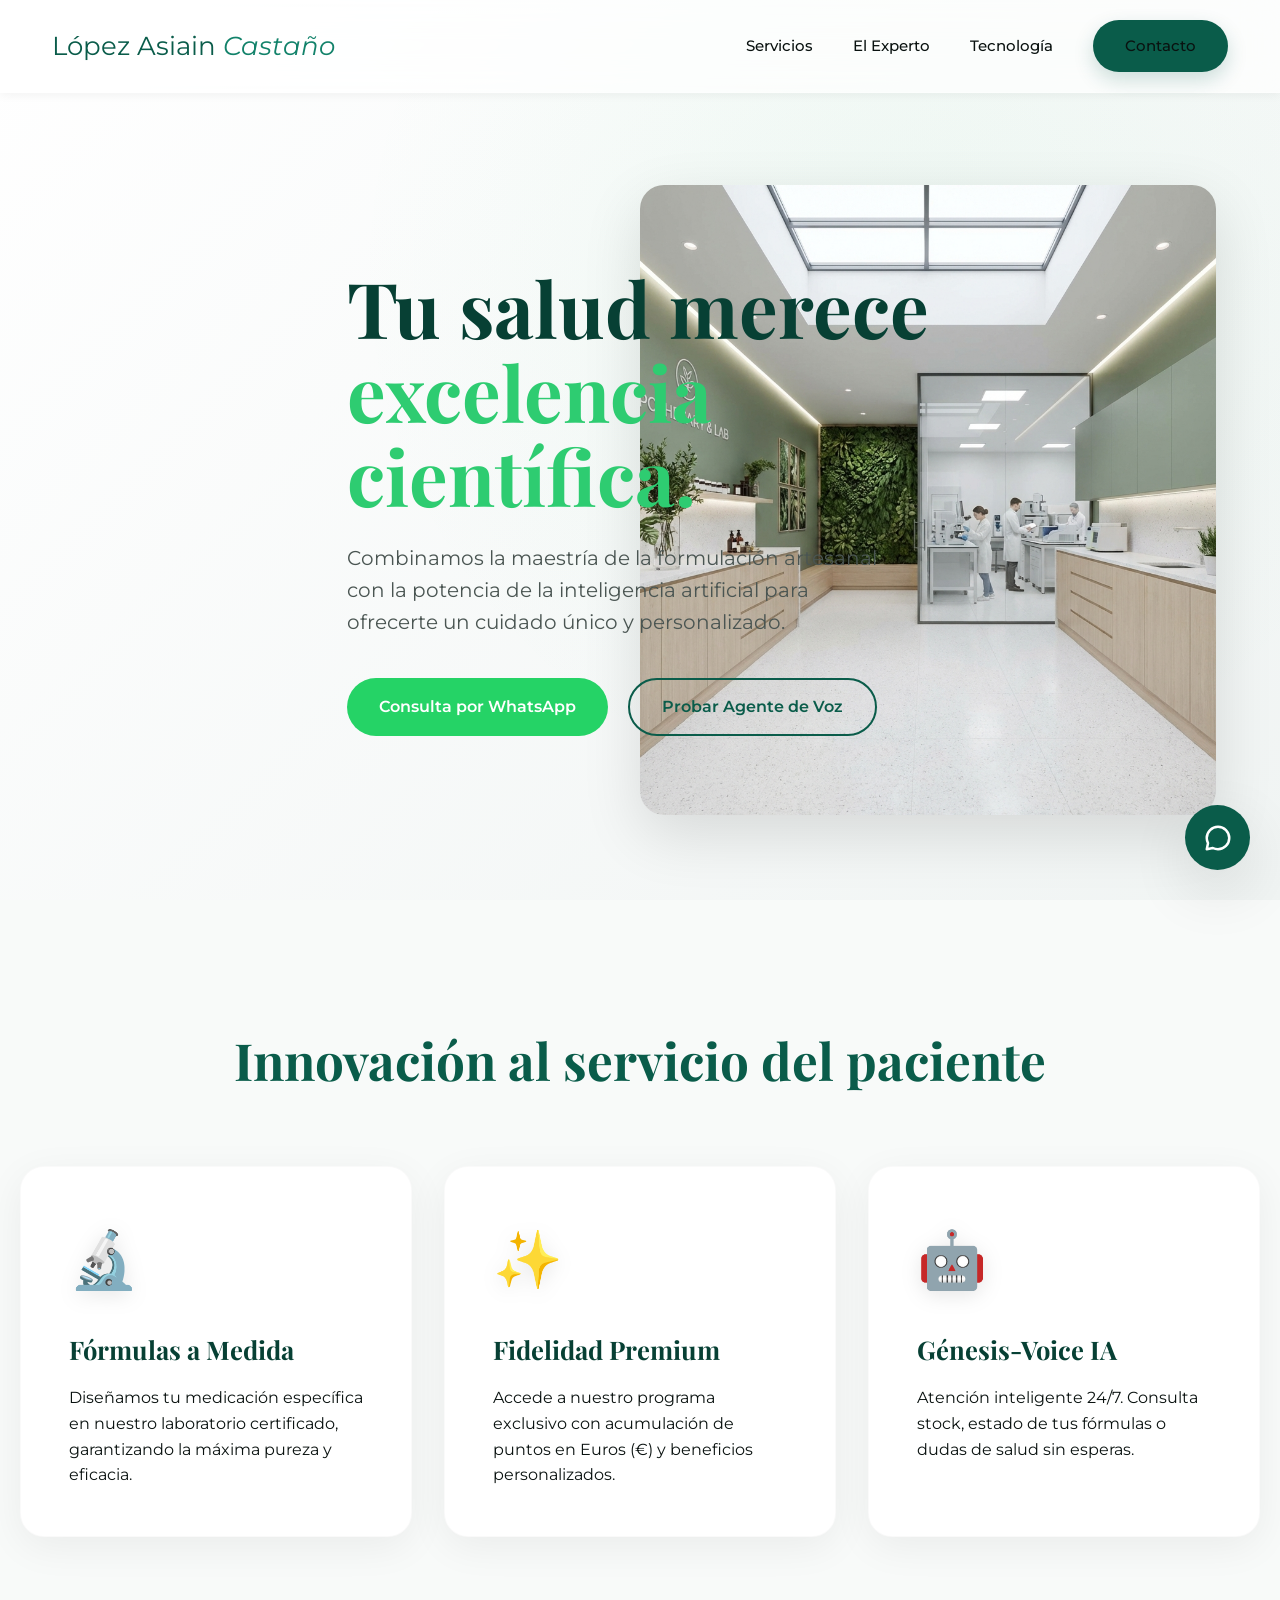
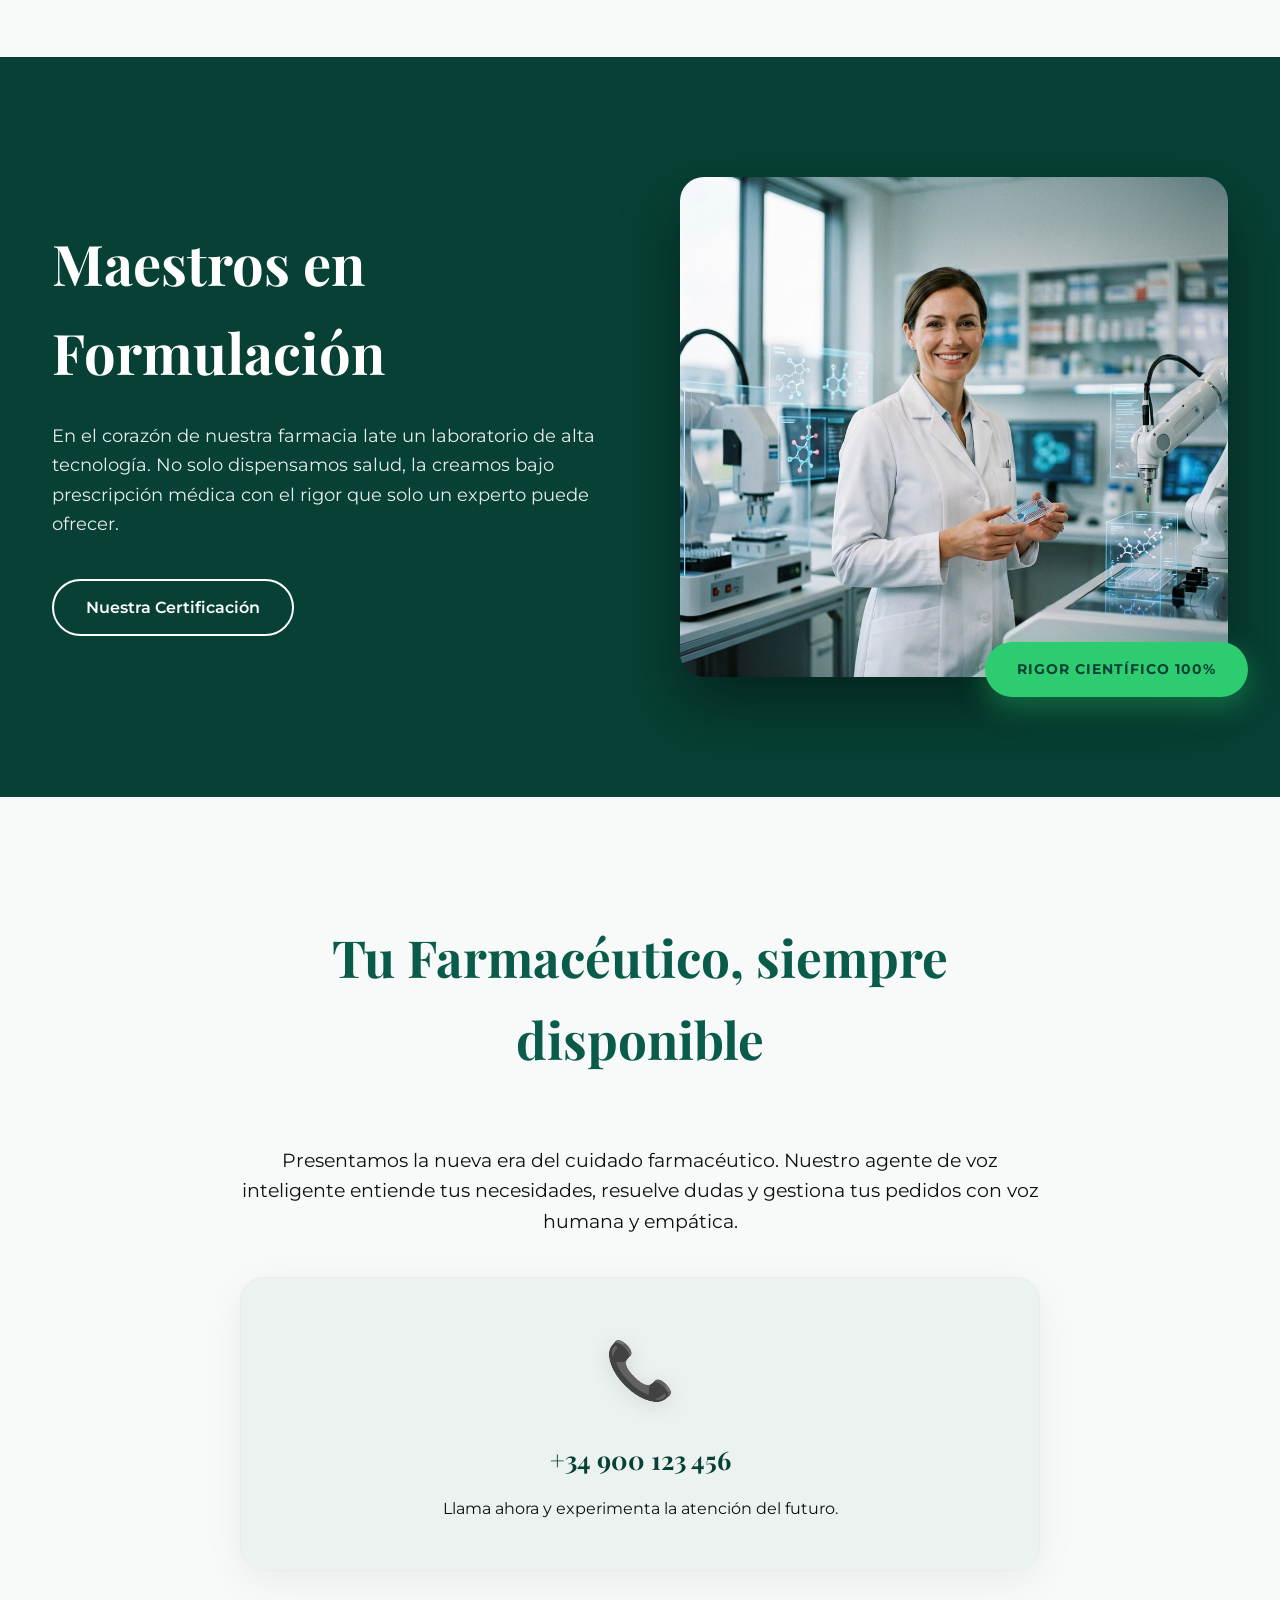
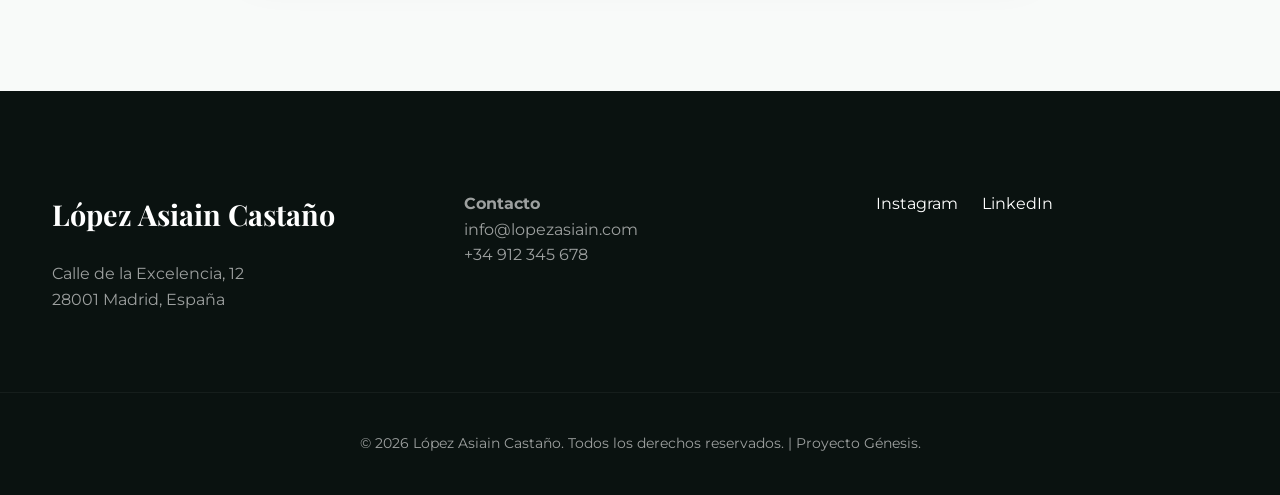
<file: index.html>
<!DOCTYPE html>
<html lang="es">

<head>
    <meta charset="UTF-8">
    <meta name="viewport" content="width=device-width, initial-scale=1.0">
    <title>López Asiain Castaño | Farmacia de Vanguardia & Laboratorio</title>
    <meta name="description"
        content="Atención farmacéutica de lujo, especialistas en fórmulas magistrales y tecnología IA para tu salud. Tradición y ciencia en el corazón de Madrid.">
    <link rel="stylesheet" href="style.css">
    <link rel="preconnect" href="https://fonts.googleapis.com">
    <link rel="preconnect" href="https://fonts.gstatic.com" crossorigin>
    <link
        href="https://fonts.googleapis.com/css2?family=Montserrat:wght@300;400;500;600;700&family=Playfair+Display:ital,wght@0,700;1,700&display=swap"
        rel="stylesheet">
</head>

<body>
    <header class="header">
        <nav class="nav container">
            <a href="#" class="logo-text">López Asiain <span class="highlight">Castaño</span></a>
            <ul class="nav-links">
                <li><a href="#servicios">Servicios</a></li>
                <li><a href="#laboratorio">El Experto</a></li>
                <li><a href="#voz-ia">Tecnología</a></li>
                <li><a href="#footer" class="btn-primary">Contacto</a></li>
            </ul>
        </nav>
    </header>

    <main>
        <section class="hero">
            <div class="hero-content container">
                <h1>Tu salud merece <span class="accent">excelencia científica.</span></h1>
                <p>Combinamos la maestría de la formulación artesanal con la potencia de la inteligencia artificial para
                    ofrecerte un cuidado único y personalizado.</p>
                <div class="hero-btns">
                    <a href="https://wa.me/34123456789" class="btn-whatsapp">
                        <span>Consulta por WhatsApp</span>
                    </a>
                    <a href="#voz-ia" class="btn-outline">Probar Agente de Voz</a>
                </div>
            </div>
        </section>

        <section id="servicios" class="services container">
            <h2 class="section-title">Innovación al servicio del paciente</h2>
            <div class="services-grid">
                <div class="service-card">
                    <div class="icon">🔬</div>
                    <h3>Fórmulas a Medida</h3>
                    <p>Diseñamos tu medicación específica en nuestro laboratorio certificado, garantizando la máxima
                        pureza y eficacia.</p>
                </div>
                <div class="service-card">
                    <div class="icon">✨</div>
                    <h3>Fidelidad Premium</h3>
                    <p>Accede a nuestro programa exclusivo con acumulación de puntos en Euros (€) y beneficios
                        personalizados.</p>
                </div>
                <div class="service-card">
                    <div class="icon">🤖</div>
                    <h3>Génesis-Voice IA</h3>
                    <p>Atención inteligente 24/7. Consulta stock, estado de tus fórmulas o dudas de salud sin esperas.
                    </p>
                </div>
            </div>
        </section>

        <section id="laboratorio" class="lab">
            <div class="container lab-flex">
                <div class="lab-text">
                    <h2>Maestros en <span class="accent">Formulación</span></h2>
                    <p>En el corazón de nuestra farmacia late un laboratorio de alta tecnología. No solo dispensamos
                        salud, la creamos bajo prescripción médica con el rigor que solo un experto puede ofrecer.</p>
                    <a href="#" class="btn-outline" style="border-color: white; color: white;">Nuestra Certificación</a>
                </div>
                <div class="lab-visual">
                    <div class="lab-badge">Rigor Científico 100%</div>
                </div>
            </div>
        </section>

        <section id="voz-ia" class="services container">
            <div style="text-align: center; max-width: 800px; margin: 0 auto;">
                <h2 class="section-title">Tu Farmacéutico, siempre disponible</h2>
                <p style="font-size: 1.2rem; margin-bottom: 40px;">Presentamos la nueva era del cuidado farmacéutico.
                    Nuestro agente de voz inteligente entiende tus necesidades, resuelve dudas y gestiona tus pedidos
                    con voz humana y empática.</p>
                <div class="service-card" style="text-align: center; background: var(--glass-dark);">
                    <div class="icon">📞</div>
                    <h3>+34 900 123 456</h3>
                    <p>Llama ahora y experimenta la atención del futuro.</p>
                </div>
            </div>
        </section>
    </main>

    <footer id="footer" class="footer">
        <div class="container footer-grid">
            <div class="footer-info">
                <h3>López Asiain Castaño</h3>
                <p>Calle de la Excelencia, 12<br>28001 Madrid, España</p>
            </div>
            <div class="footer-links">
                <p><strong>Contacto</strong></p>
                <p>info@lopezasiain.com</p>
                <p>+34 912 345 678</p>
            </div>
            <div class="footer-social">
                <a href="#" style="color: white; text-decoration: none; margin-right: 20px;">Instagram</a>
                <a href="#" style="color: white; text-decoration: none;">LinkedIn</a>
            </div>
        </div>
        <p class="copyright">&copy; 2026 López Asiain Castaño. Todos los derechos reservados. | Proyecto Génesis.</p>
    </footer>

    <script src="config.js"></script>
    <script src="script.js"></script>

    <script>
        // Inyección dinámica de la marca (SaaS Ready)
        document.addEventListener('DOMContentLoaded', () => {
            const config = window.PharmacyConfig;
            if (config) {
                // Actualizar Título y Meta
                document.title = `${config.name} | ${config.slogan}`;

                // Actualizar Textos de Marca
                document.querySelectorAll('.logo-text').forEach(el => {
                    el.innerHTML = `${config.logoText} <span class="highlight">${config.highlightText}</span>`;
                });

                // Actualizar Colores (CSS Variables)
                document.documentElement.style.setProperty('--primary', config.colors.primary);
                document.documentElement.style.setProperty('--primary-light', config.colors.primaryLight);
                document.documentElement.style.setProperty('--accent', config.colors.accent);
            }
        });
    </script>

    <!-- Chatbot Widget Persistent -->
    <div id="chatbot-container"
        style="position: fixed; bottom: 30px; right: 30px; z-index: 10000; font-family: 'Montserrat', sans-serif;">
        <button id="chatbot-toggle"
            style="width: 65px; height: 65px; border-radius: 50%; background: var(--primary); border: none; box-shadow: var(--shadow-strong); cursor: pointer; display: flex; align-items: center; justify-content: center; transition: var(--transition);">
            <svg width="30" height="30" viewBox="0 0 24 24" fill="none" xmlns="http://www.w3.org/2000/svg">
                <path
                    d="M12 21C16.9706 21 21 16.9706 21 12C21 7.02944 16.9706 3 12 3C7.02944 3 3 7.02944 3 12C3 13.4876 3.36093 14.891 4 16.1272L3 21L7.8728 20C9.10898 20.6391 10.5124 21 12 21Z"
                    stroke="white" stroke-width="2" stroke-linecap="round" stroke-linejoin="round" />
            </svg>
        </button>
        <div id="chatbot-window"
            style="display: none; width: 350px; height: 500px; background: white; position: absolute; bottom: 85px; right: 0; border-radius: var(--radius); box-shadow: var(--shadow-strong); overflow: hidden; border: 1px solid rgba(0,0,0,0.05); flex-direction: column;">
            <div
                style="padding: 20px; background: var(--primary); color: white; display: flex; justify-content: space-between; align-items: center;">
                <div>
                    <strong style="display: block;">Génesis IA</strong>
                    <span style="font-size: 0.75rem; opacity: 0.8;">En línea ahora</span>
                </div>
            </div>
            <div id="chat-messages"
                style="flex: 1; padding: 20px; overflow-y: auto; background: #f8faf9; font-size: 0.9rem;">
                <div
                    style="background: #e3f2fd; padding: 12px; border-radius: 12px 12px 12px 0; margin-bottom: 15px; color: #1a1a1a;">
                    ¡Hola! Soy Génesis. ¿Tienes alguna duda con tu medicación o quieres consultar tus puntos?
                </div>
            </div>
            <div style="padding: 15px; border-top: 1px solid #eee; display: flex; gap: 10px;">
                <input type="text" placeholder="Escribe tu mensaje..."
                    style="flex: 1; padding: 10px; border: 1px solid #ddd; border-radius: 8px; font-size: 0.85rem;">
                <button
                    style="background: var(--primary); color: white; border: none; width: 40px; border-radius: 8px; cursor: pointer;">→</button>
            </div>
        </div>
    </div>

    <script>
        const toggle = document.getElementById('chatbot-toggle');
        const windowChat = document.getElementById('chatbot-window');
        const chatInput = windowChat.querySelector('input');
        const chatBtn = windowChat.querySelector('button');
        const chatMessages = document.getElementById('chat-messages');

        toggle.addEventListener('click', () => {
            windowChat.style.display = windowChat.style.display === 'none' ? 'flex' : 'none';
        });

        chatBtn.addEventListener('click', () => {
            if (chatInput.value.trim() !== '') {
                const msg = document.createElement('div');
                msg.style.cssText = "background: #fff; padding: 12px; border-radius: 12px 12px 0 12px; margin-bottom: 15px; color: #1a1a1a; align-self: flex-end; border: 1px solid #eee;";
                msg.textContent = chatInput.value;
                chatMessages.appendChild(msg);
                chatInput.value = '';

                setTimeout(() => {
                    const reply = document.createElement('div');
                    reply.style.cssText = "background: #e3f2fd; padding: 12px; border-radius: 12px 12px 12px 0; margin-bottom: 15px; color: #1a1a1a;";
                    reply.textContent = "Lo consulto ahora mismo con tu historial de Génesis Voice... Un momento.";
                    chatMessages.appendChild(reply);
                    chatMessages.scrollTop = chatMessages.scrollHeight;
                }, 1000);
            }
        });
    </script>
</body>

</html>
</file>
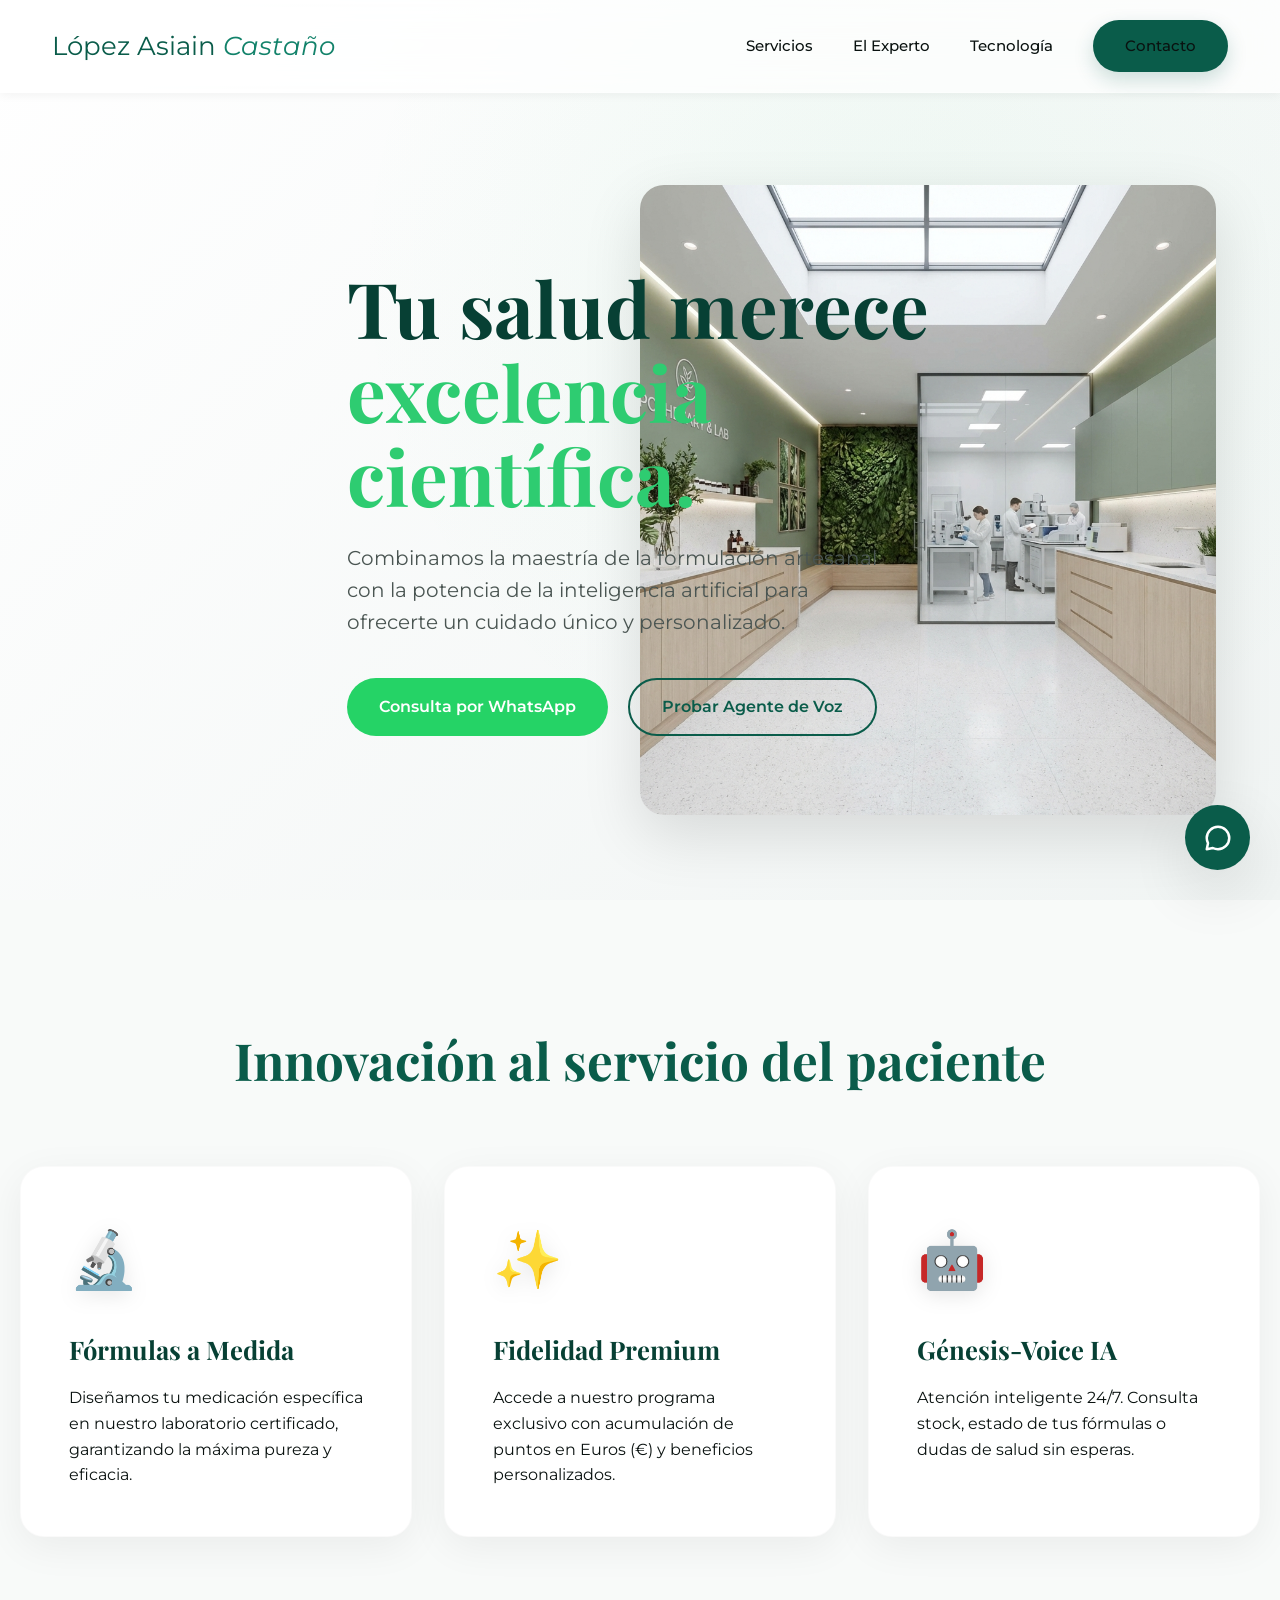
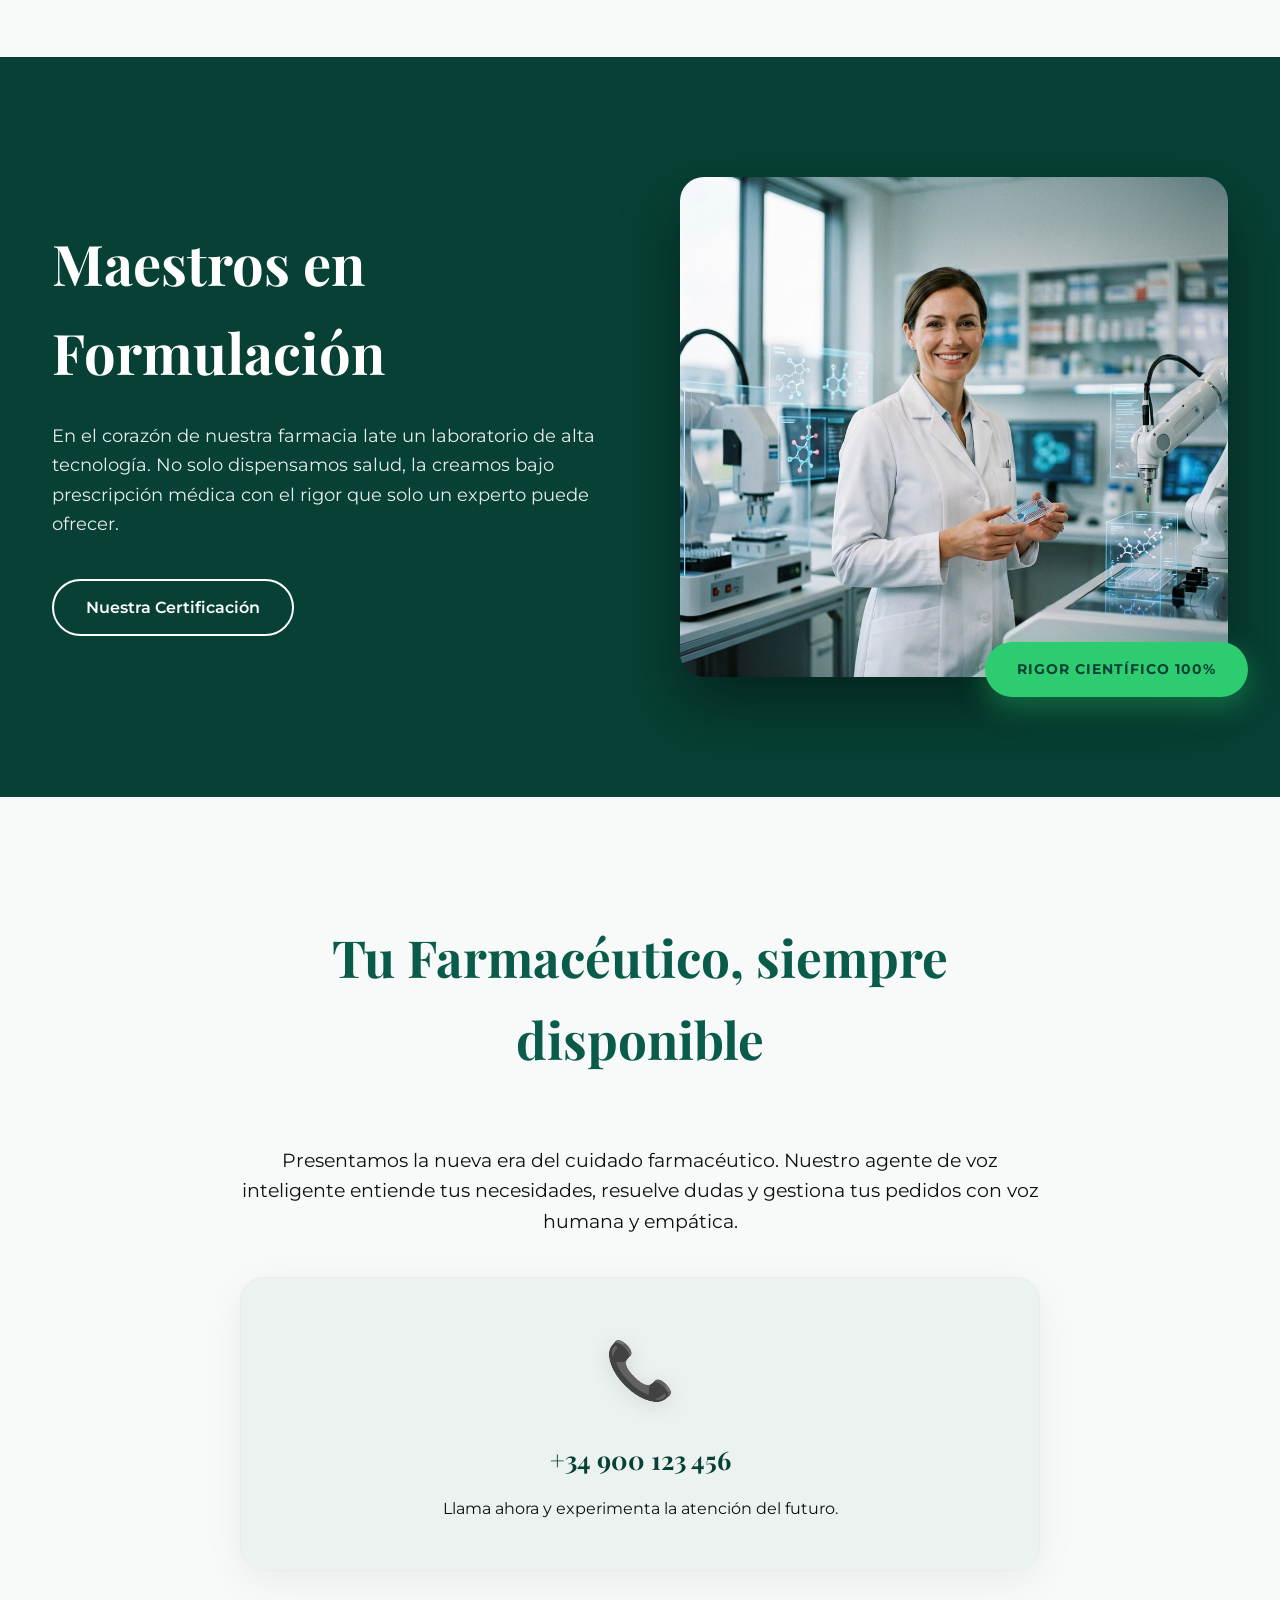
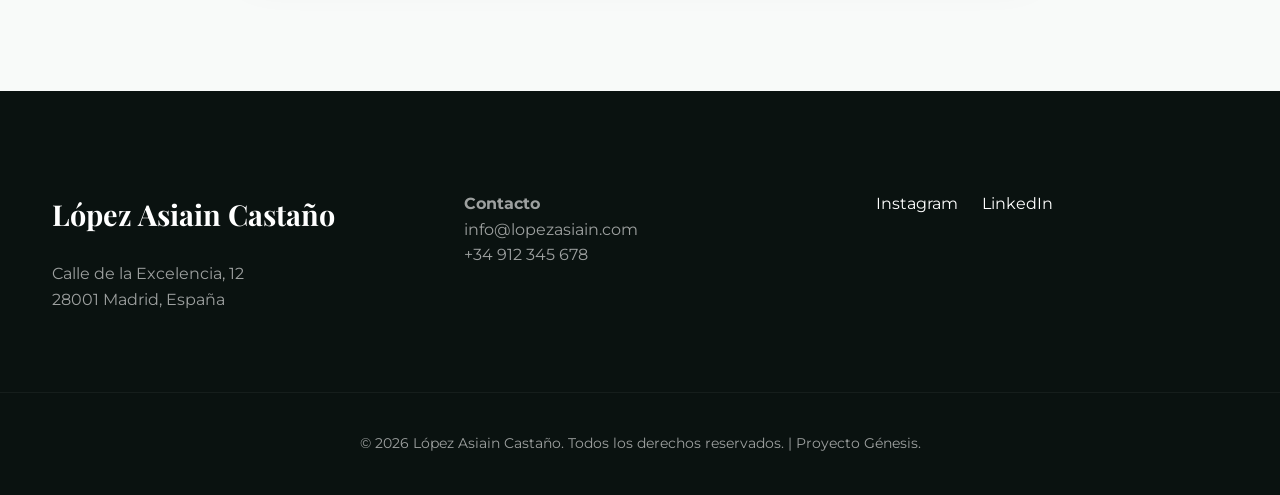
<file: temp-farmacia/index.html>
<!-- © 2026 Inteligencia Artificial Avanzada. Todos los derechos reservados. -->
<!DOCTYPE html>
<html lang="es">

<head>
    <meta charset="UTF-8">
    <meta name="viewport" content="width=device-width, initial-scale=1.0">
    <title>López Asiain Castaño | Farmacia de Vanguardia & Laboratorio</title>
    <meta name="description"
        content="Atención farmacéutica de lujo, especialistas en fórmulas magistrales y tecnología IA para tu salud. Tradición y ciencia en el corazón de Madrid.">
    <link rel="stylesheet" href="style.css">
    <link rel="preconnect" href="https://fonts.googleapis.com">
    <link rel="preconnect" href="https://fonts.gstatic.com" crossorigin>
    <link
        href="https://fonts.googleapis.com/css2?family=Montserrat:wght@300;400;500;600;700&family=Playfair+Display:ital,wght@0,700;1,700&display=swap"
        rel="stylesheet">
</head>

<body>
    <header class="header">
        <nav class="nav container">
            <a href="#" class="logo-text">López Asiain <span class="highlight">Castaño</span></a>
            <ul class="nav-links">
                <li><a href="#servicios">Servicios</a></li>
                <li><a href="#laboratorio">El Experto</a></li>
                <li><a href="#voz-ia">Tecnología</a></li>
                <li><a href="#footer" class="btn-primary">Contacto</a></li>
            </ul>
        </nav>
    </header>

    <main>
        <section class="hero">
            <div class="hero-content container">
                <h1>Tu salud merece <span class="accent">excelencia científica.</span></h1>
                <p>Combinamos la maestría de la formulación artesanal con la potencia de la inteligencia artificial para
                    ofrecerte un cuidado único y personalizado.</p>
                <div class="hero-btns">
                    <a href="https://wa.me/34123456789" class="btn-whatsapp">
                        <span>Consulta por WhatsApp</span>
                    </a>
                    <a href="#voz-ia" class="btn-outline">Probar Agente de Voz</a>
                </div>
            </div>
        </section>

        <section id="servicios" class="services container">
            <h2 class="section-title">Innovación al servicio del paciente</h2>
            <div class="services-grid">
                <div class="service-card">
                    <div class="icon">🔬</div>
                    <h3>Fórmulas a Medida</h3>
                    <p>Diseñamos tu medicación específica en nuestro laboratorio certificado, garantizando la máxima
                        pureza y eficacia.</p>
                </div>
                <div class="service-card">
                    <div class="icon">✨</div>
                    <h3>Fidelidad Premium</h3>
                    <p>Accede a nuestro programa exclusivo con acumulación de puntos en Euros (€) y beneficios
                        personalizados.</p>
                </div>
                <div class="service-card">
                    <div class="icon">🤖</div>
                    <h3>Génesis-Voice IA</h3>
                    <p>Atención inteligente 24/7. Consulta stock, estado de tus fórmulas o dudas de salud sin esperas.
                    </p>
                </div>
            </div>
        </section>

        <section id="laboratorio" class="lab">
            <div class="container lab-flex">
                <div class="lab-text">
                    <h2>Maestros en <span class="accent">Formulación</span></h2>
                    <p>En el corazón de nuestra farmacia late un laboratorio de alta tecnología. No solo dispensamos
                        salud, la creamos bajo prescripción médica con el rigor que solo un experto puede ofrecer.</p>
                    <a href="#" class="btn-outline" style="border-color: white; color: white;">Nuestra Certificación</a>
                </div>
                <div class="lab-visual">
                    <div class="lab-badge">Rigor Científico 100%</div>
                </div>
            </div>
        </section>

        <section id="voz-ia" class="services container">
            <div style="text-align: center; max-width: 800px; margin: 0 auto;">
                <h2 class="section-title">Tu Farmacéutico, siempre disponible</h2>
                <p style="font-size: 1.2rem; margin-bottom: 40px;">Presentamos la nueva era del cuidado farmacéutico.
                    Nuestro agente de voz inteligente entiende tus necesidades, resuelve dudas y gestiona tus pedidos
                    con voz humana y empática.</p>
                <div class="service-card" style="text-align: center; background: var(--glass-dark);">
                    <div class="icon">📞</div>
                    <h3>+34 900 123 456</h3>
                    <p>Llama ahora y experimenta la atención del futuro.</p>
                </div>
            </div>
        </section>
    </main>

    <footer id="footer" class="footer">
        <div class="container footer-grid">
            <div class="footer-info">
                <h3>López Asiain Castaño</h3>
                <p>Calle de la Excelencia, 12<br>28001 Madrid, España</p>
            </div>
            <div class="footer-links">
                <p><strong>Contacto</strong></p>
                <p>info@lopezasiain.com</p>
                <p>+34 912 345 678</p>
            </div>
            <div class="footer-social">
                <a href="#" style="color: white; text-decoration: none; margin-right: 20px;">Instagram</a>
                <a href="#" style="color: white; text-decoration: none;">LinkedIn</a>
            </div>
        </div>
        <p class="copyright">&copy; 2026 López Asiain Castaño. Todos los derechos reservados. | Proyecto Génesis.</p>
    </footer>

    <script src="config.js"></script>
    <script src="script.js"></script>

    <script>
        // Inyección dinámica de la marca (SaaS Ready)
        document.addEventListener('DOMContentLoaded', () => {
            const config = window.PharmacyConfig;
            if (config) {
                // Actualizar Título y Meta
                document.title = `${config.name} | ${config.slogan}`;

                // Actualizar Textos de Marca
                document.querySelectorAll('.logo-text').forEach(el => {
                    el.innerHTML = `${config.logoText} <span class="highlight">${config.highlightText}</span>`;
                });

                // Actualizar Colores (CSS Variables)
                document.documentElement.style.setProperty('--primary', config.colors.primary);
                document.documentElement.style.setProperty('--primary-light', config.colors.primaryLight);
                document.documentElement.style.setProperty('--accent', config.colors.accent);
            }
        });
    </script>

    <!-- Chatbot Widget Persistent -->
    <div id="chatbot-container"
        style="position: fixed; bottom: 30px; right: 30px; z-index: 10000; font-family: 'Montserrat', sans-serif;">
        <button id="chatbot-toggle"
            style="width: 65px; height: 65px; border-radius: 50%; background: var(--primary); border: none; box-shadow: var(--shadow-strong); cursor: pointer; display: flex; align-items: center; justify-content: center; transition: var(--transition);">
            <svg width="30" height="30" viewBox="0 0 24 24" fill="none" xmlns="http://www.w3.org/2000/svg">
                <path
                    d="M12 21C16.9706 21 21 16.9706 21 12C21 7.02944 16.9706 3 12 3C7.02944 3 3 7.02944 3 12C3 13.4876 3.36093 14.891 4 16.1272L3 21L7.8728 20C9.10898 20.6391 10.5124 21 12 21Z"
                    stroke="white" stroke-width="2" stroke-linecap="round" stroke-linejoin="round" />
            </svg>
        </button>
        <div id="chatbot-window"
            style="display: none; width: 350px; height: 500px; background: white; position: absolute; bottom: 85px; right: 0; border-radius: var(--radius); box-shadow: var(--shadow-strong); overflow: hidden; border: 1px solid rgba(0,0,0,0.05); flex-direction: column;">
            <div
                style="padding: 20px; background: var(--primary); color: white; display: flex; justify-content: space-between; align-items: center;">
                <div>
                    <strong style="display: block;">Génesis IA</strong>
                    <span style="font-size: 0.75rem; opacity: 0.8;">En línea ahora</span>
                </div>
            </div>
            <div id="chat-messages"
                style="flex: 1; padding: 20px; overflow-y: auto; background: #f8faf9; font-size: 0.9rem;">
                <div
                    style="background: #e3f2fd; padding: 12px; border-radius: 12px 12px 12px 0; margin-bottom: 15px; color: #1a1a1a;">
                    ¡Hola! Soy Génesis. ¿Tienes alguna duda con tu medicación o quieres consultar tus puntos?
                </div>
            </div>
            <div style="padding: 15px; border-top: 1px solid #eee; display: flex; gap: 10px;">
                <input type="text" placeholder="Escribe tu mensaje..."
                    style="flex: 1; padding: 10px; border: 1px solid #ddd; border-radius: 8px; font-size: 0.85rem;">
                <button
                    style="background: var(--primary); color: white; border: none; width: 40px; border-radius: 8px; cursor: pointer;">→</button>
            </div>
        </div>
    </div>

    <script>
        const toggle = document.getElementById('chatbot-toggle');
        const windowChat = document.getElementById('chatbot-window');
        const chatInput = windowChat.querySelector('input');
        const chatBtn = windowChat.querySelector('button');
        const chatMessages = document.getElementById('chat-messages');

        toggle.addEventListener('click', () => {
            windowChat.style.display = windowChat.style.display === 'none' ? 'flex' : 'none';
        });

        chatBtn.addEventListener('click', () => {
            if (chatInput.value.trim() !== '') {
                const msg = document.createElement('div');
                msg.style.cssText = "background: #fff; padding: 12px; border-radius: 12px 12px 0 12px; margin-bottom: 15px; color: #1a1a1a; align-self: flex-end; border: 1px solid #eee;";
                msg.textContent = chatInput.value;
                chatMessages.appendChild(msg);
                chatInput.value = '';

                setTimeout(() => {
                    const reply = document.createElement('div');
                    reply.style.cssText = "background: #e3f2fd; padding: 12px; border-radius: 12px 12px 12px 0; margin-bottom: 15px; color: #1a1a1a;";
                    reply.textContent = "Lo consulto ahora mismo con tu historial de Génesis Voice... Un momento.";
                    chatMessages.appendChild(reply);
                    chatMessages.scrollTop = chatMessages.scrollHeight;
                }, 1000);
            }
        });
    </script>
</body>

</html>
</file>
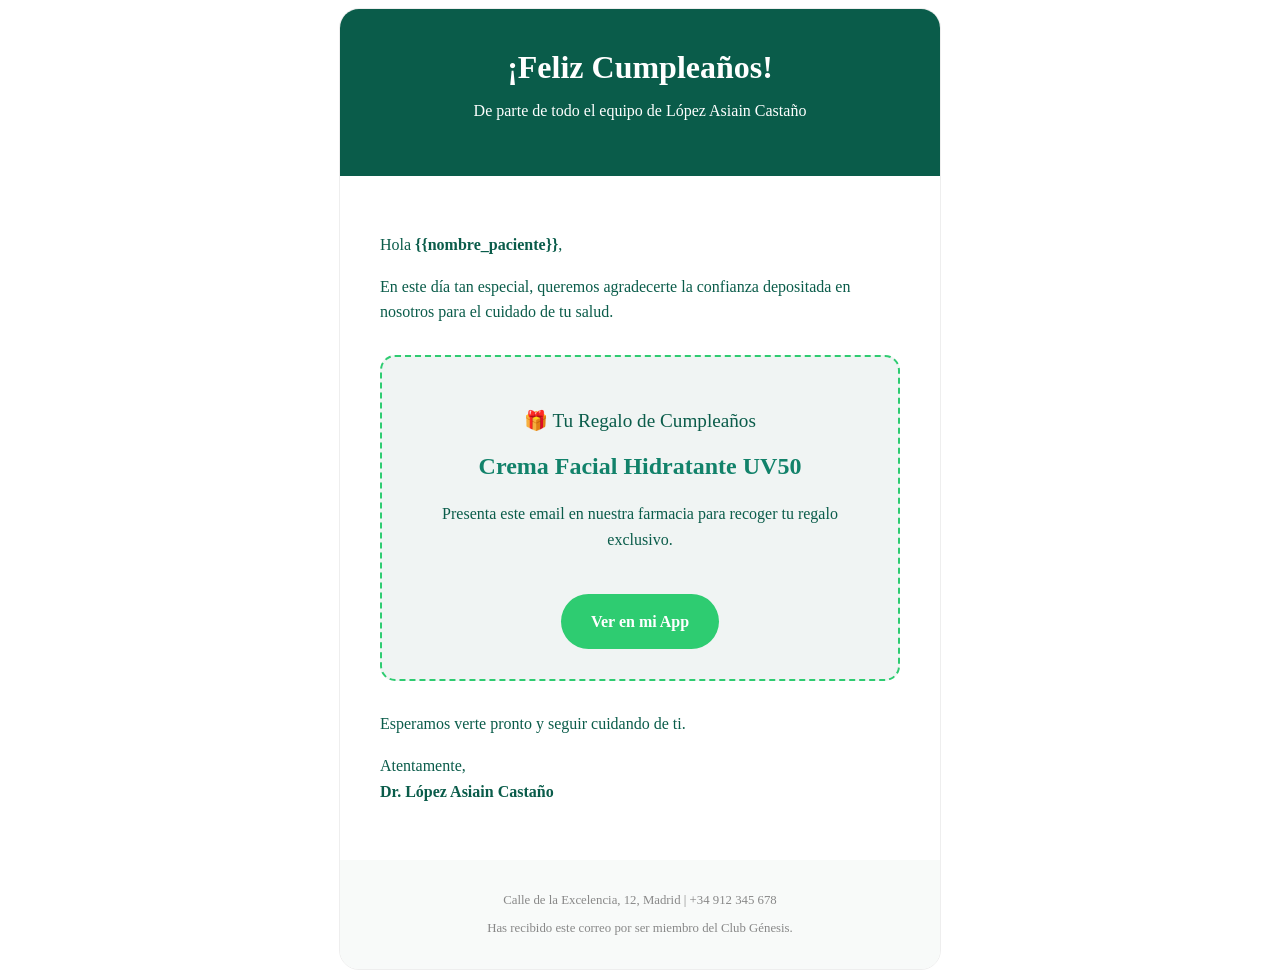
<file: marketing_birthday_email.html>
<!DOCTYPE html>
<html>

<head>
    <style>
        body {
            font-family: 'Playfair Display', serif;
            color: #0a5c4a;
        }

        .container {
            max-width: 600px;
            margin: 0 auto;
            border: 1px solid #eee;
            border-radius: 20px;
            overflow: hidden;
        }

        .header {
            background: #0a5c4a;
            color: white;
            padding: 40px;
            text-align: center;
        }

        .content {
            padding: 40px;
            line-height: 1.6;
        }

        .gift-box {
            background: #f0f4f3;
            border: 2px dashed #2ecc71;
            padding: 30px;
            border-radius: 15px;
            text-align: center;
            margin: 30px 0;
        }

        .footer {
            background: #f8faf9;
            padding: 20px;
            text-align: center;
            font-size: 0.8rem;
            color: #888;
        }

        .btn {
            background: #2ecc71;
            color: white;
            padding: 15px 30px;
            text-decoration: none;
            border-radius: 50px;
            font-weight: bold;
            display: inline-block;
        }
    </style>
</head>

<body>
    <div class="container">
        <div class="header">
            <h1 style="margin: 0;">¡Feliz Cumpleaños!</h1>
            <p>De parte de todo el equipo de López Asiain Castaño</p>
        </div>
        <div class="content">
            <p>Hola <strong>{{nombre_paciente}}</strong>,</p>
            <p>En este día tan especial, queremos agradecerte la confianza depositada en nosotros para el cuidado de tu
                salud.</p>
            <div class="gift-box">
                <p style="font-size: 1.2rem; margin-bottom: 10px;">🎁 Tu Regalo de Cumpleaños</p>
                <h2 style="margin: 0; color: #12826a;">Crema Facial Hidratante UV50</h2>
                <p>Presenta este email en nuestra farmacia para recoger tu regalo exclusivo.</p>
                <br>
                <a href="#" class="btn">Ver en mi App</a>
            </div>
            <p>Esperamos verte pronto y seguir cuidando de ti.</p>
            <p>Atentamente,<br><strong>Dr. López Asiain Castaño</strong></p>
        </div>
        <div class="footer">
            <p>Calle de la Excelencia, 12, Madrid | +34 912 345 678</p>
            <p>Has recibido este correo por ser miembro del Club Génesis.</p>
        </div>
    </div>
</body>

</html>
</file>
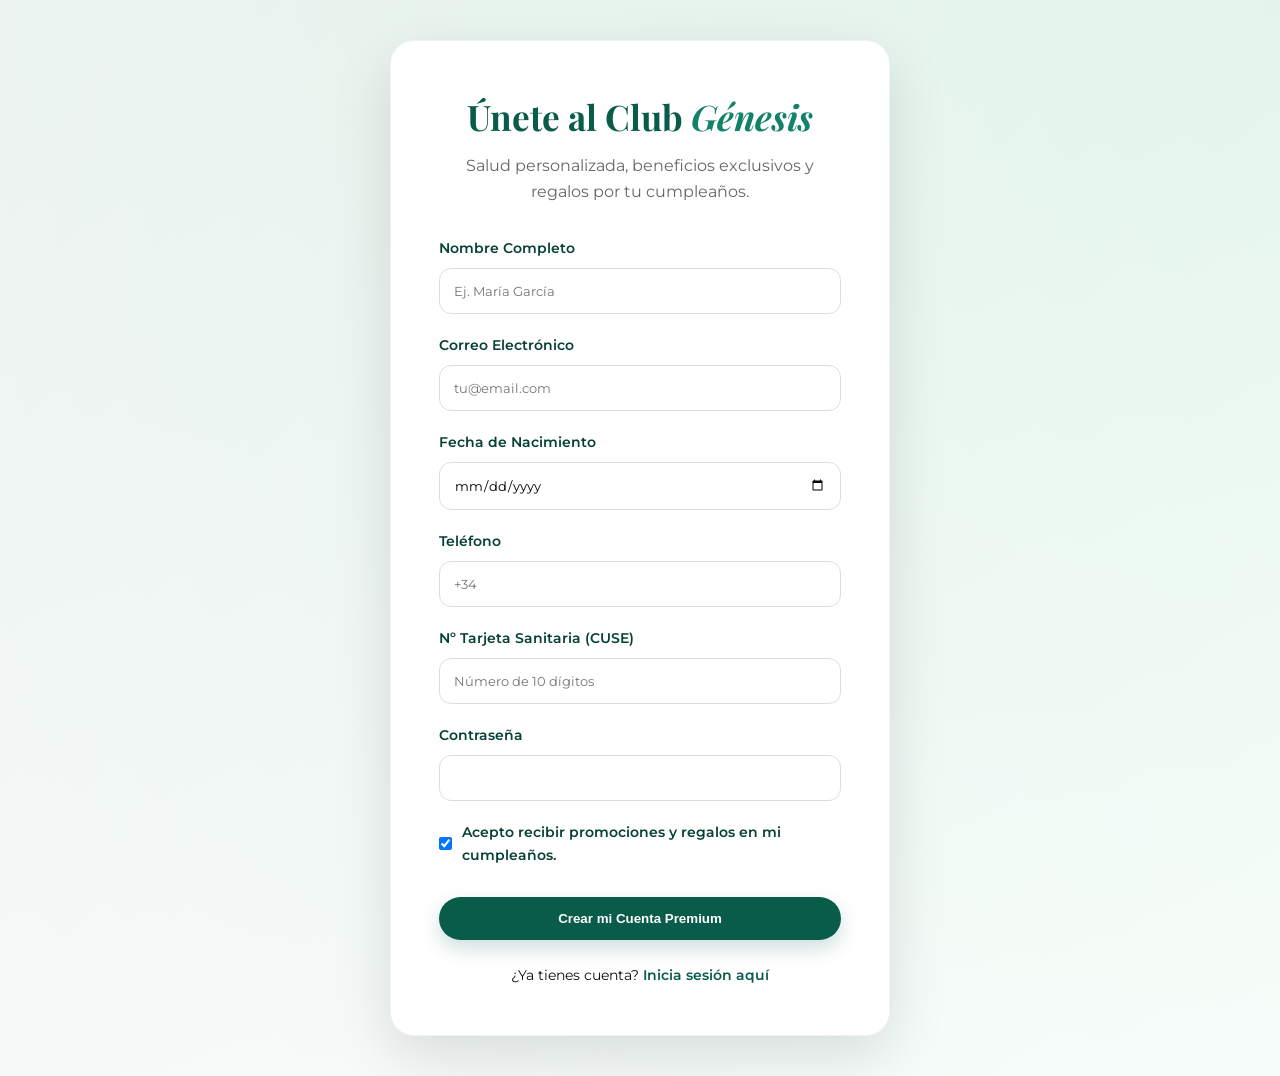
<file: portal_cliente.html>
<!DOCTYPE html>
<html lang="es">

<head>
    <meta charset="UTF-8">
    <meta name="viewport" content="width=device-width, initial-scale=1.0">
    <title>Portal del Paciente | López Asiain Castaño</title>
    <link rel="stylesheet" href="style.css">
    <link rel="preconnect" href="https://fonts.googleapis.com">
    <link rel="preconnect" href="https://fonts.gstatic.com" crossorigin>
    <link
        href="https://fonts.googleapis.com/css2?family=Montserrat:wght@300;400;500;600;700&family=Playfair+Display:ital,wght@0,700;1,700&display=swap"
        rel="stylesheet">
    <style>
        .portal-bg {
            min-height: 100vh;
            background: radial-gradient(circle at top right, rgba(46, 204, 113, 0.1), transparent),
                linear-gradient(135deg, #f0f4f3 0%, #ffffff 100%);
            display: flex;
            align-items: center;
            justify-content: center;
            padding: 40px 20px;
        }

        .auth-card {
            background: var(--white);
            padding: 48px;
            border-radius: var(--radius);
            box-shadow: var(--shadow-strong);
            width: 100%;
            max-width: 500px;
            border: 1px solid rgba(0, 0, 0, 0.05);
            backdrop-filter: blur(10px);
        }

        .auth-card h2 {
            font-size: 2.2rem;
            color: var(--primary);
            margin-bottom: 8px;
            text-align: center;
        }

        .auth-card p {
            text-align: center;
            color: #666;
            margin-bottom: 32px;
        }

        .form-group {
            margin-bottom: 20px;
        }

        label {
            display: block;
            margin-bottom: 8px;
            font-weight: 600;
            font-size: 0.9rem;
            color: var(--primary-dark);
        }

        input {
            width: 100%;
            padding: 14px;
            border-radius: 12px;
            border: 1px solid #ddd;
            font-family: inherit;
            transition: var(--transition);
        }

        input:focus {
            outline: none;
            border-color: var(--accent);
            box-shadow: 0 0 0 4px rgba(46, 204, 113, 0.1);
        }

        .btn-auth {
            width: 100%;
            margin-top: 10px;
            text-align: center;
        }

        .auth-footer {
            margin-top: 24px;
            text-align: center;
            font-size: 0.9rem;
        }

        .auth-footer a {
            color: var(--primary);
            font-weight: 600;
            text-decoration: none;
        }
    </style>
</head>

<body>
    <div class="portal-bg">
        <div class="auth-card">
            <h2>Únete al Club <span class="highlight">Génesis</span></h2>
            <p>Salud personalizada, beneficios exclusivos y regalos por tu cumpleaños.</p>

            <form id="register-form">
                <div class="form-group">
                    <label for="name">Nombre Completo</label>
                    <input type="text" id="name" placeholder="Ej. María García" required>
                </div>
                <div class="form-group">
                    <label for="email">Correo Electrónico</label>
                    <input type="email" id="email" placeholder="tu@email.com" required>
                </div>
                <div class="form-group">
                    <label for="dob">Fecha de Nacimiento</label>
                    <input type="date" id="dob" required>
                </div>
                <div class="form-group">
                    <label for="tel">Teléfono</label>
                    <input type="tel" id="tel" placeholder="+34" required>
                </div>
                <div class="form-group">
                    <label for="cuse">Nº Tarjeta Sanitaria (CUSE)</label>
                    <input type="text" id="cuse" placeholder="Número de 10 dígitos" maxlength="10">
                </div>
                <div class="form-group">
                    <label for="password">Contraseña</label>
                    <input type="password" id="password" required>
                </div>
                <div style="margin-bottom: 20px; font-size: 0.85rem;">
                    <label style="display: flex; align-items: center; gap: 10px; cursor: pointer;">
                        <input type="checkbox" checked style="width: auto;"> Acepto recibir promociones y regalos en mi
                        cumpleaños.
                    </label>
                </div>
                <button type="submit" class="btn-primary btn-auth">Crear mi Cuenta Premium</button>
            </form>

            <div class="auth-footer">
                ¿Ya tienes cuenta? <a href="#">Inicia sesión aquí</a>
            </div>
        </div>
    </div>

    <!-- Modal de Verificación OTP (Tarjeta Sanitaria) -->
    <div id="otp-modal"
        style="display: none; position: fixed; top: 0; left: 0; width: 100%; height: 100%; background: rgba(0,0,0,0.6); backdrop-filter: blur(5px); z-index: 1000; align-items: center; justify-content: center;">
        <div class="auth-card" style="max-width: 450px; animation: slideUp 0.3s ease-out; padding: 30px;">
            <h2 style="font-size: 1.8rem;">Autorización de Salud</h2>
            <p style="margin-bottom: 20px; font-size: 0.95rem;">Para acceder a tus recetas, necesitamos tu autorización
                para consultar el sistema de la Comunidad de Madrid.</p>

            <div
                style="background: #f0f4f3; padding: 15px; border-radius: 12px; margin-bottom: 20px; font-size: 0.85rem; border-left: 4px solid var(--primary);">
                <label style="display: flex; gap: 10px; align-items: flex-start; cursor: pointer;">
                    <input type="checkbox" id="auth-check" style="margin-top: 4px;">
                    <span>Doy mi consentimiento para que la Farmacia López Asiain acceda y gestione de forma segura mis
                        prescripciones electrónicas.</span>
                </label>
            </div>

            <p style="font-weight: 600; margin-bottom: 10px;">Introduce el código de seguridad (SMS):</p>
            <div style="display: flex; gap: 10px; justify-content: center; margin-bottom: 24px;">
                <input type="text" maxlength="1"
                    style="width: 50px; height: 50px; text-align: center; font-size: 1.5rem; font-weight: 700; border: 2px solid #ddd; border-radius: 8px;">
                <input type="text" maxlength="1"
                    style="width: 50px; height: 50px; text-align: center; font-size: 1.5rem; font-weight: 700; border: 2px solid #ddd; border-radius: 8px;">
                <input type="text" maxlength="1"
                    style="width: 50px; height: 50px; text-align: center; font-size: 1.5rem; font-weight: 700; border: 2px solid #ddd; border-radius: 8px;">
                <input type="text" maxlength="1"
                    style="width: 50px; height: 50px; text-align: center; font-size: 1.5rem; font-weight: 700; border: 2px solid #ddd; border-radius: 8px;">
            </div>
            <button id="verify-otp-btn" class="btn-primary"
                style="width: 100%; padding: 15px; font-size: 1rem;">Autorizar y Sincronizar</button>
            <p style="margin-top: 15px; font-size: 0.8rem; text-align: center;">¿No has recibido el código? <a href="#"
                    style="color: var(--primary); font-weight: 600;">Reenviar SMS</a></p>
        </div>
    </div>

    <script src="marketing_engine.js"></script>
    <script>
        document.getElementById('register-form').addEventListener('submit', (e) => {
            e.preventDefault();
            const name = document.getElementById('name').value;
            const email = document.getElementById('email').value;

            // Simular guardado y trigger de bienvenida
            window.MarketingEngine.sendEmail(email, 'welcome', { name: name });

            // Simulación de paso de seguridad tarjeta sanitaria
            document.getElementById('otp-modal').style.display = 'flex';
        });

        document.getElementById('verify-otp-btn').addEventListener('click', () => {
            const isChecked = document.getElementById('auth-check').checked;
            if (!isChecked) {
                alert('Debes marcar la casilla de autorización para continuar.');
                return;
            }
            alert('¡Identidad verificada y autorización concedida! Tus recetas están sincronizadas.');
            window.location.href = 'portal_dashboard.html';
        });
    </script>
</body>

</html>
</file>
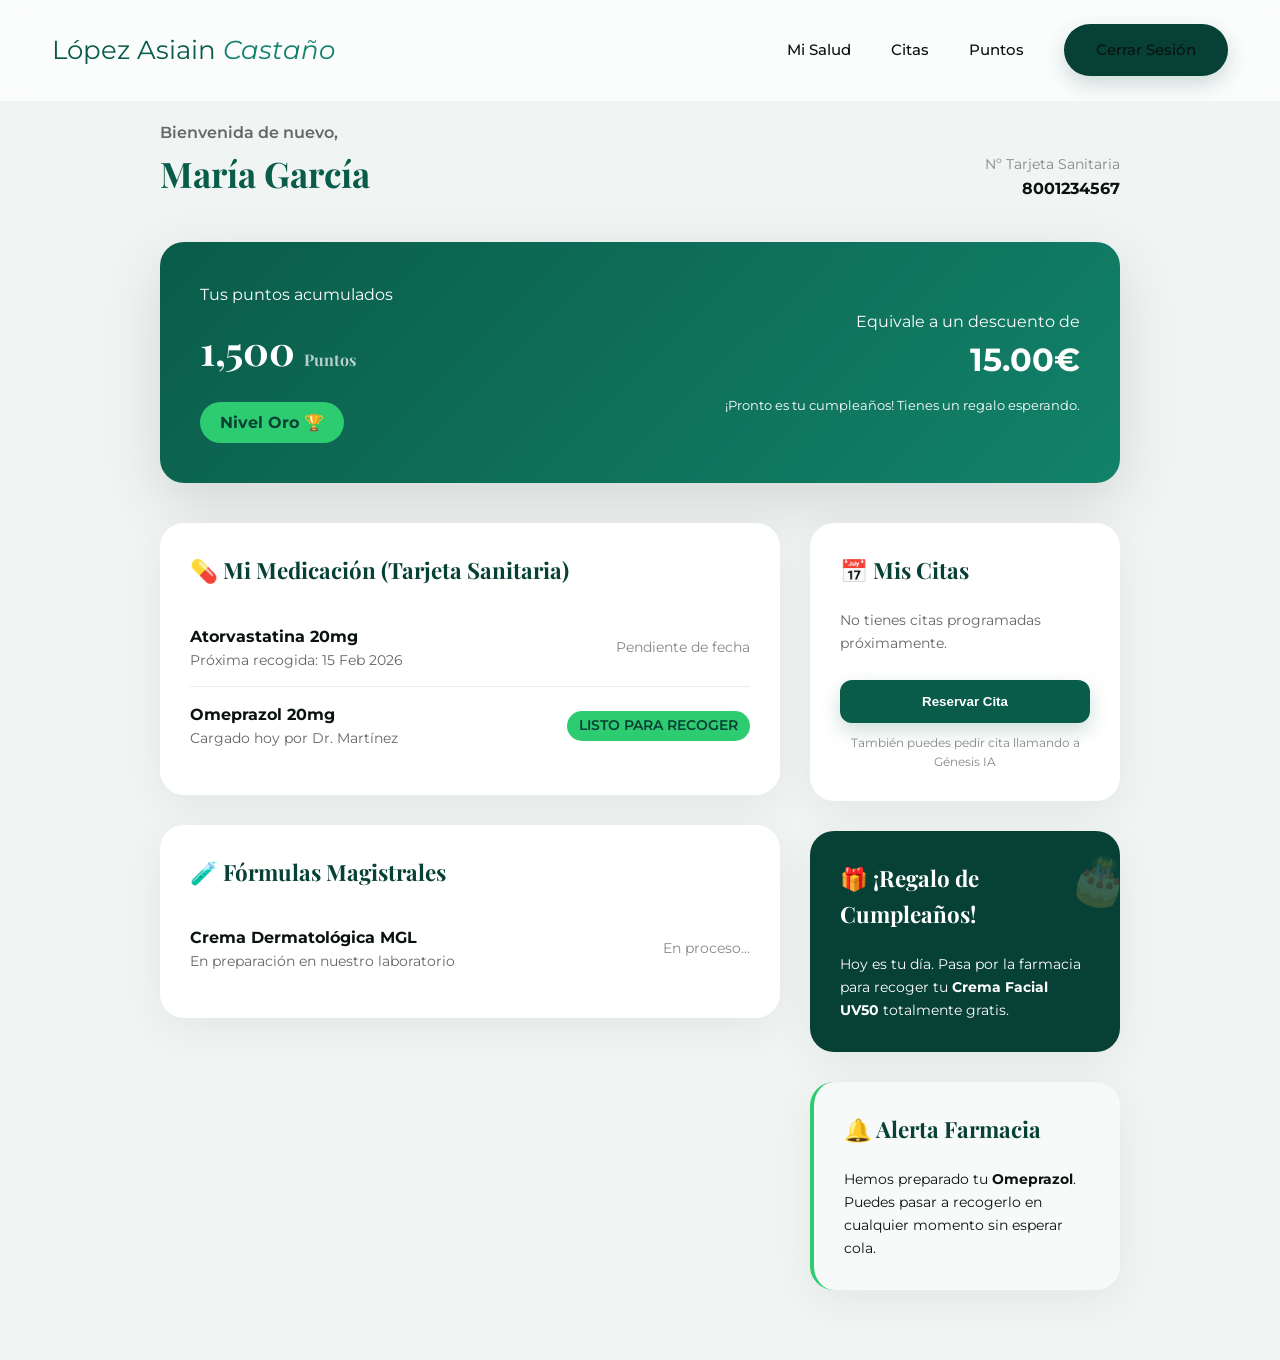
<file: portal_dashboard.html>
<!DOCTYPE html>
<html lang="es">

<head>
    <meta charset="UTF-8">
    <meta name="viewport" content="width=device-width, initial-scale=1.0">
    <title>Mi Panel | Club Génesis López Asiain</title>
    <link rel="stylesheet" href="style.css">
    <link rel="preconnect" href="https://fonts.googleapis.com">
    <link rel="preconnect" href="https://fonts.gstatic.com" crossorigin>
    <link
        href="https://fonts.googleapis.com/css2?family=Montserrat:wght@300;400;500;600;700&family=Playfair+Display:wght@700&display=swap"
        rel="stylesheet">
    <style>
        :root {
            --bg-portal: #f0f4f3;
        }

        body {
            background: var(--bg-portal);
            padding-top: 80px;
        }

        .dashboard-container {
            max-width: 1000px;
            margin: 40px auto;
            padding: 0 20px;
        }

        .welcome-header {
            margin-bottom: 40px;
            display: flex;
            justify-content: space-between;
            align-items: flex-end;
        }

        .welcome-header h1 {
            font-size: 2.2rem;
            color: var(--primary);
        }

        .loyalty-banner {
            background: linear-gradient(135deg, var(--primary), var(--primary-light));
            padding: 40px;
            border-radius: var(--radius);
            color: white;
            display: flex;
            justify-content: space-between;
            align-items: center;
            margin-bottom: 40px;
            box-shadow: var(--shadow-strong);
        }

        .loyalty-info h2 {
            font-size: 2.5rem;
            margin: 10px 0;
        }

        .loyalty-badge {
            background: var(--accent);
            color: var(--primary-dark);
            padding: 8px 20px;
            border-radius: 40px;
            font-weight: 700;
            margin-top: 10px;
            display: inline-block;
        }

        .dashboard-grid {
            display: grid;
            grid-template-columns: 2fr 1fr;
            gap: 30px;
        }

        .card {
            background: white;
            padding: 30px;
            border-radius: var(--radius);
            box-shadow: var(--shadow-soft);
            margin-bottom: 30px;
        }

        .card h3 {
            margin-bottom: 20px;
            font-size: 1.4rem;
            color: var(--primary-dark);
            display: flex;
            align-items: center;
            gap: 10px;
        }

        .prescription-item {
            display: flex;
            justify-content: space-between;
            align-items: center;
            padding: 15px 0;
            border-bottom: 1px solid #eee;
        }

        .prescription-item:last-child {
            border-bottom: none;
        }

        .status-dot {
            width: 10px;
            height: 10px;
            border-radius: 50%;
            display: inline-block;
            margin-right: 8px;
        }

        .status-ready {
            background: var(--accent);
            color: var(--primary-dark);
            font-weight: 600;
            font-size: 0.85rem;
            padding: 4px 12px;
            border-radius: 20px;
        }

        .status-wait {
            color: #888;
            font-size: 0.85rem;
        }

        .btn-action {
            width: 100%;
            border-radius: 12px;
            margin-top: 10px;
        }
    </style>
</head>

<body>
    <header class="header">
        <nav class="nav container">
            <a href="index.html" class="logo-text">López Asiain <span class="highlight">Castaño</span></a>
            <ul class="nav-links">
                <li><a href="#">Mi Salud</a></li>
                <li><a href="#">Citas</a></li>
                <li><a href="#">Puntos</a></li>
                <li><a href="index.html" class="btn-primary" style="background: var(--primary-dark);">Cerrar Sesión</a>
                </li>
            </ul>
        </nav>
    </header>

    <div class="dashboard-container">
        <div class="welcome-header">
            <div>
                <p style="color: #666; font-weight: 600;">Bienvenida de nuevo,</p>
                <h1>María García</h1>
            </div>
            <div style="text-align: right;">
                <p style="font-size: 0.9rem; color: #888;">Nº Tarjeta Sanitaria</p>
                <p style="font-weight: 700;">8001234567</p>
            </div>
        </div>

        <section class="loyalty-banner">
            <div class="loyalty-info">
                <p>Tus puntos acumulados</p>
                <h2><span id="user-points">1.500</span> <small style="font-size: 1rem; opacity: 0.7;">Puntos</small>
                </h2>
                <div class="loyalty-badge">Nivel Oro 🏆</div>
            </div>
            <div style="text-align: right;">
                <p>Equivale a un descuento de</p>
                <p style="font-size: 2rem; font-weight: 700;"><span id="user-discount">15,00</span>€</p>
                <p style="font-size: 0.8rem; margin-top: 10px;">¡Pronto es tu cumpleaños! Tienes un regalo esperando.
                </p>
            </div>
        </section>

        <div class="dashboard-grid">
            <div class="main-cards">
                <div class="card">
                    <h3>💊 Mi Medicación (Tarjeta Sanitaria)</h3>
                    <div class="prescription-item">
                        <div>
                            <strong>Atorvastatina 20mg</strong>
                            <p style="font-size: 0.85rem; color: #666;">Próxima recogida: 15 Feb 2026</p>
                        </div>
                        <span class="status-wait">Pendiente de fecha</span>
                    </div>
                    <div class="prescription-item">
                        <div>
                            <strong>Omeprazol 20mg</strong>
                            <p style="font-size: 0.85rem; color: #666;">Cargado hoy por Dr. Martínez</p>
                        </div>
                        <span class="status-ready">LISTO PARA RECOGER</span>
                    </div>
                </div>

                <div class="card">
                    <h3>🧪 Fórmulas Magistrales</h3>
                    <div class="prescription-item">
                        <div>
                            <strong>Crema Dermatológica MGL</strong>
                            <p style="font-size: 0.85rem; color: #666;">En preparación en nuestro laboratorio</p>
                        </div>
                        <span class="status-wait">En proceso...</span>
                    </div>
                </div>
            </div>

            <div class="side-cards">
                <div class="card">
                    <h3>📅 Mis Citas</h3>
                    <p style="font-size: 0.9rem; color: #666; margin-bottom: 15px;">No tienes citas programadas
                        próximamente.</p>
                    <button class="btn-primary btn-action">Reservar Cita</button>
                    <p style="font-size: 0.75rem; color: #888; text-align: center; margin-top: 10px;">También puedes
                        pedir cita llamando a Génesis IA</p>
                </div>

                <div class="card"
                    style="background: var(--primary-dark); color: white; position: relative; overflow: hidden;">
                    <h3 style="color: white;">🎁 ¡Regalo de Cumpleaños!</h3>
                    <p style="font-size: 0.9rem;">Hoy es tu día. Pasa por la farmacia para recoger tu <strong>Crema
                            Facial UV50</strong> totalmente gratis.</p>
                    <div
                        style="position: absolute; top: 10px; right: -10px; font-size: 3rem; opacity: 0.2; transform: rotate(15deg);">
                        🎂</div>
                </div>

                <div class="card" style="background: #f8faf9; border-left: 4px solid var(--accent);">
                    <h3>🔔 Alerta Farmacia</h3>
                    <p style="font-size: 0.9rem;">Hemos preparado tu <strong>Omeprazol</strong>. Puedes pasar a
                        recogerlo en cualquier momento sin esperar cola.</p>
                </div>
            </div>
        </div>
    </div>
    <script src="marketing_engine.js"></script>
    <script>
        document.addEventListener('DOMContentLoaded', () => {
            console.log('Portal del Paciente cargado.');

            // Cargar puntos desde localStorage si existen, si no usar mock
            let points = parseInt(localStorage.getItem('user_points') || '1500');
            document.getElementById('user-points').textContent = points.toLocaleString();
            document.getElementById('user-discount').textContent = (points / 100).toFixed(2);

            // Simulación de interacción: Canje de puntos
            const btnReserva = document.querySelector('.btn-action');
            if (btnReserva) {
                btnReserva.addEventListener('click', () => {
                    alert('Accediendo al sistema de citas de Génesis-Voice...');
                    // Simular que el usuario interactúa y esto genera una conversión de marketing
                    if (window.MarketingEngine) {
                        window.MarketingEngine.trackConversion('Reserva Cita Portal');
                    }
                });
            }
        });
    </script>
</body>

</html>
</file>
<file: style.css>
:root {
    --primary: #0a5c4a;
    --primary-light: #12826a;
    --primary-dark: #074034;
    --accent: #2ecc71;
    --dark: #0a1210;
    --light: #f8faf9;
    --white: #ffffff;
    --glass: rgba(255, 255, 255, 0.7);
    --glass-dark: rgba(10, 92, 74, 0.05);
    --shadow-soft: 0 10px 40px rgba(0,0,0,0.06);
    --shadow-strong: 0 20px 60px rgba(0,0,0,0.12);
    --radius: 24px;
    --transition: all 0.4s cubic-bezier(0.16, 1, 0.3, 1);
}

* {
    margin: 0;
    padding: 0;
    box-sizing: border-box;
}

body {
    font-family: 'Montserrat', sans-serif;
    color: var(--dark);
    background-color: var(--light);
    line-height: 1.6;
    overflow-x: hidden;
}

h1, h2, h3 {
    font-family: 'Playfair Display', serif;
    font-weight: 700;
}

.container {
    max-width: 1240px;
    margin: 0 auto;
    padding: 0 32px;
}

/* Header & Nav */
.header {
    padding: 24px 0;
    position: fixed;
    width: 100%;
    top: 0;
    background: var(--glass);
    backdrop-filter: blur(16px);
    -webkit-backdrop-filter: blur(16px);
    z-index: 1000;
    border-bottom: 1px solid rgba(255,255,255,0.3);
    transition: var(--transition);
}

.nav {
    display: flex;
    justify-content: space-between;
    align-items: center;
}

.logo-text {
    font-size: 1.6rem;
    color: var(--primary);
    text-decoration: none;
}

.highlight {
    color: var(--primary-light);
    font-style: italic;
}

.nav-links {
    display: flex;
    list-style: none;
    gap: 40px;
    align-items: center;
}

.nav-links a {
    text-decoration: none;
    color: var(--dark);
    font-weight: 500;
    font-size: 0.95rem;
    transition: var(--transition);
    position: relative;
}

.nav-links a::after {
    content: '';
    position: absolute;
    bottom: -4px;
    left: 0;
    width: 0;
    height: 2px;
    background: var(--primary-light);
    transition: var(--transition);
}

.nav-links a:hover {
    color: var(--primary);
}

.nav-links a:hover::after {
    width: 100%;
}

/* Buttons */
.btn-primary, .btn-whatsapp, .btn-outline, .btn-secondary {
    padding: 14px 32px;
    border-radius: 60px;
    text-decoration: none;
    font-weight: 600;
    transition: var(--transition);
    display: inline-block;
    cursor: pointer;
    border: none;
}

.btn-primary {
    background: var(--primary);
    color: var(--white);
    box-shadow: 0 8px 20px rgba(10, 92, 74, 0.2);
}

.btn-primary:hover {
    background: var(--primary-light);
    transform: translateY(-3px);
    box-shadow: 0 12px 28px rgba(10, 92, 74, 0.3);
}

.btn-whatsapp {
    background: #25d366;
    color: var(--white);
    display: flex;
    align-items: center;
    gap: 10px;
}

.btn-whatsapp:hover {
    transform: translateY(-3px);
    box-shadow: 0 8px 24px rgba(37, 211, 102, 0.3);
}

.btn-outline {
    border: 2px solid var(--primary);
    color: var(--primary);
    background: transparent;
}

.btn-outline:hover {
    background: var(--primary);
    color: var(--white);
    transform: translateY(-3px);
}

/* Hero Section */
.hero {
    min-height: 100vh;
    display: flex;
    align-items: center;
    background: radial-gradient(circle at 70% 30%, rgba(46, 204, 113, 0.05) 0%, transparent 50%),
                linear-gradient(135deg, #ffffff 0%, #f0f4f3 100%);
    padding-top: 100px;
    position: relative;
}

.hero::after {
    content: "";
    position: absolute;
    right: 5%;
    width: 45%;
    height: 70%;
    background: url('assets/interior.png') no-repeat center;
    background-size: cover;
    border-radius: var(--radius);
    box-shadow: var(--shadow-strong);
    z-index: 1;
    animation: floating 6s ease-in-out infinite;
}

@keyframes floating {
    0%, 100% { transform: translateY(0); }
    50% { transform: translateY(-20px); }
}

.hero-content {
    max-width: 650px;
    position: relative;
    z-index: 2;
}

.hero h1 {
    font-size: 4.8rem;
    line-height: 1.1;
    margin-bottom: 24px;
    color: var(--primary-dark);
}

.hero .accent {
    color: var(--accent);
    display: block;
}

.hero p {
    font-size: 1.25rem;
    max-width: 540px;
    margin-bottom: 40px;
    color: #4a5552;
}

.hero-btns {
    display: flex;
    gap: 20px;
}

/* Services */
.services {
    padding: 120px 0;
}

.section-title {
    text-align: center;
    font-size: 3.2rem;
    margin-bottom: 64px;
    color: var(--primary);
}

.services-grid {
    display: grid;
    grid-template-columns: repeat(auto-fit, minmax(320px, 1fr));
    gap: 32px;
}

.service-card {
    padding: 48px;
    background: var(--white);
    border-radius: var(--radius);
    box-shadow: var(--shadow-soft);
    transition: var(--transition);
    text-align: left;
    border: 1px solid rgba(0,0,0,0.02);
}

.service-card:hover {
    transform: translateY(-12px);
    box-shadow: var(--shadow-strong);
    border-color: rgba(46, 204, 113, 0.2);
}

.service-card .icon {
    font-size: 3.5rem;
    margin-bottom: 24px;
    display: inline-block;
    filter: drop-shadow(0 4px 10px rgba(0,0,0,0.1));
}

.service-card h3 {
    margin-bottom: 16px;
    font-size: 1.6rem;
    color: var(--primary-dark);
}

/* Lab Section */
.lab {
    padding: 120px 0;
    background: var(--primary-dark);
    color: var(--white);
    overflow: hidden;
}

.lab-flex {
    display: flex;
    align-items: center;
    gap: 80px;
}

.lab-text {
    flex: 1;
}

.lab-text h2 {
    font-size: 3.5rem;
    margin-bottom: 24px;
}

.lab-text p {
    font-size: 1.15rem;
    margin-bottom: 40px;
    opacity: 0.9;
}

.lab-visual {
    flex: 1;
    height: 500px;
    background: url('assets/experto.png') no-repeat center;
    background-size: cover;
    border-radius: var(--radius);
    position: relative;
    box-shadow: 0 30px 60px rgba(0,0,0,0.4);
}

.lab-badge {
    position: absolute;
    bottom: -20px;
    right: -20px;
    background: var(--accent);
    padding: 16px 32px;
    border-radius: 40px;
    font-weight: 700;
    color: var(--primary-dark);
    box-shadow: 0 10px 30px rgba(46, 204, 113, 0.4);
    font-size: 0.9rem;
    text-transform: uppercase;
    letter-spacing: 1px;
}

/* Footer */
.footer {
    padding: 100px 0 40px;
    background: var(--dark);
    color: rgba(255,255,255,0.6);
}

.footer h3 {
    color: var(--white);
    margin-bottom: 24px;
    font-size: 1.8rem;
}

.footer-grid {
    display: grid;
    grid-template-columns: repeat(auto-fit, minmax(240px, 1fr));
    gap: 60px;
    margin-bottom: 80px;
}

.copyright {
    text-align: center;
    font-size: 0.85rem;
    border-top: 1px solid rgba(255,255,255,0.05);
    padding-top: 40px;
}

/* Responsive */
@media (max-width: 1200px) {
    .hero::after { display: none; }
    .hero-content { max-width: 100%; text-align: center; margin: 0 auto; }
    .hero-btns { justify-content: center; }
}

@media (max-width: 768px) {
    .hero h1 { font-size: 3.2rem; }
    .lab-flex { flex-direction: column; }
    .nav-links { display: none; }
    .section-title { font-size: 2.5rem; }
}
</file>
<file: temp-farmacia/style.css>
:root {
    --primary: #0a5c4a;
    --primary-light: #12826a;
    --primary-dark: #074034;
    --accent: #2ecc71;
    --dark: #0a1210;
    --light: #f8faf9;
    --white: #ffffff;
    --glass: rgba(255, 255, 255, 0.7);
    --glass-dark: rgba(10, 92, 74, 0.05);
    --shadow-soft: 0 10px 40px rgba(0,0,0,0.06);
    --shadow-strong: 0 20px 60px rgba(0,0,0,0.12);
    --radius: 24px;
    --transition: all 0.4s cubic-bezier(0.16, 1, 0.3, 1);
}

* {
    margin: 0;
    padding: 0;
    box-sizing: border-box;
}

body {
    font-family: 'Montserrat', sans-serif;
    color: var(--dark);
    background-color: var(--light);
    line-height: 1.6;
    overflow-x: hidden;
}

h1, h2, h3 {
    font-family: 'Playfair Display', serif;
    font-weight: 700;
}

.container {
    max-width: 1240px;
    margin: 0 auto;
    padding: 0 32px;
}

/* Header & Nav */
.header {
    padding: 24px 0;
    position: fixed;
    width: 100%;
    top: 0;
    background: var(--glass);
    backdrop-filter: blur(16px);
    -webkit-backdrop-filter: blur(16px);
    z-index: 1000;
    border-bottom: 1px solid rgba(255,255,255,0.3);
    transition: var(--transition);
}

.nav {
    display: flex;
    justify-content: space-between;
    align-items: center;
}

.logo-text {
    font-size: 1.6rem;
    color: var(--primary);
    text-decoration: none;
}

.highlight {
    color: var(--primary-light);
    font-style: italic;
}

.nav-links {
    display: flex;
    list-style: none;
    gap: 40px;
    align-items: center;
}

.nav-links a {
    text-decoration: none;
    color: var(--dark);
    font-weight: 500;
    font-size: 0.95rem;
    transition: var(--transition);
    position: relative;
}

.nav-links a::after {
    content: '';
    position: absolute;
    bottom: -4px;
    left: 0;
    width: 0;
    height: 2px;
    background: var(--primary-light);
    transition: var(--transition);
}

.nav-links a:hover {
    color: var(--primary);
}

.nav-links a:hover::after {
    width: 100%;
}

/* Buttons */
.btn-primary, .btn-whatsapp, .btn-outline, .btn-secondary {
    padding: 14px 32px;
    border-radius: 60px;
    text-decoration: none;
    font-weight: 600;
    transition: var(--transition);
    display: inline-block;
    cursor: pointer;
    border: none;
}

.btn-primary {
    background: var(--primary);
    color: var(--white);
    box-shadow: 0 8px 20px rgba(10, 92, 74, 0.2);
}

.btn-primary:hover {
    background: var(--primary-light);
    transform: translateY(-3px);
    box-shadow: 0 12px 28px rgba(10, 92, 74, 0.3);
}

.btn-whatsapp {
    background: #25d366;
    color: var(--white);
    display: flex;
    align-items: center;
    gap: 10px;
}

.btn-whatsapp:hover {
    transform: translateY(-3px);
    box-shadow: 0 8px 24px rgba(37, 211, 102, 0.3);
}

.btn-outline {
    border: 2px solid var(--primary);
    color: var(--primary);
    background: transparent;
}

.btn-outline:hover {
    background: var(--primary);
    color: var(--white);
    transform: translateY(-3px);
}

/* Hero Section */
.hero {
    min-height: 100vh;
    display: flex;
    align-items: center;
    background: radial-gradient(circle at 70% 30%, rgba(46, 204, 113, 0.05) 0%, transparent 50%),
                linear-gradient(135deg, #ffffff 0%, #f0f4f3 100%);
    padding-top: 100px;
    position: relative;
}

.hero::after {
    content: "";
    position: absolute;
    right: 5%;
    width: 45%;
    height: 70%;
    background: url('assets/interior.png') no-repeat center;
    background-size: cover;
    border-radius: var(--radius);
    box-shadow: var(--shadow-strong);
    z-index: 1;
    animation: floating 6s ease-in-out infinite;
}

@keyframes floating {
    0%, 100% { transform: translateY(0); }
    50% { transform: translateY(-20px); }
}

.hero-content {
    max-width: 650px;
    position: relative;
    z-index: 2;
}

.hero h1 {
    font-size: 4.8rem;
    line-height: 1.1;
    margin-bottom: 24px;
    color: var(--primary-dark);
}

.hero .accent {
    color: var(--accent);
    display: block;
}

.hero p {
    font-size: 1.25rem;
    max-width: 540px;
    margin-bottom: 40px;
    color: #4a5552;
}

.hero-btns {
    display: flex;
    gap: 20px;
}

/* Services */
.services {
    padding: 120px 0;
}

.section-title {
    text-align: center;
    font-size: 3.2rem;
    margin-bottom: 64px;
    color: var(--primary);
}

.services-grid {
    display: grid;
    grid-template-columns: repeat(auto-fit, minmax(320px, 1fr));
    gap: 32px;
}

.service-card {
    padding: 48px;
    background: var(--white);
    border-radius: var(--radius);
    box-shadow: var(--shadow-soft);
    transition: var(--transition);
    text-align: left;
    border: 1px solid rgba(0,0,0,0.02);
}

.service-card:hover {
    transform: translateY(-12px);
    box-shadow: var(--shadow-strong);
    border-color: rgba(46, 204, 113, 0.2);
}

.service-card .icon {
    font-size: 3.5rem;
    margin-bottom: 24px;
    display: inline-block;
    filter: drop-shadow(0 4px 10px rgba(0,0,0,0.1));
}

.service-card h3 {
    margin-bottom: 16px;
    font-size: 1.6rem;
    color: var(--primary-dark);
}

/* Lab Section */
.lab {
    padding: 120px 0;
    background: var(--primary-dark);
    color: var(--white);
    overflow: hidden;
}

.lab-flex {
    display: flex;
    align-items: center;
    gap: 80px;
}

.lab-text {
    flex: 1;
}

.lab-text h2 {
    font-size: 3.5rem;
    margin-bottom: 24px;
}

.lab-text p {
    font-size: 1.15rem;
    margin-bottom: 40px;
    opacity: 0.9;
}

.lab-visual {
    flex: 1;
    height: 500px;
    background: url('assets/experto.png') no-repeat center;
    background-size: cover;
    border-radius: var(--radius);
    position: relative;
    box-shadow: 0 30px 60px rgba(0,0,0,0.4);
}

.lab-badge {
    position: absolute;
    bottom: -20px;
    right: -20px;
    background: var(--accent);
    padding: 16px 32px;
    border-radius: 40px;
    font-weight: 700;
    color: var(--primary-dark);
    box-shadow: 0 10px 30px rgba(46, 204, 113, 0.4);
    font-size: 0.9rem;
    text-transform: uppercase;
    letter-spacing: 1px;
}

/* Footer */
.footer {
    padding: 100px 0 40px;
    background: var(--dark);
    color: rgba(255,255,255,0.6);
}

.footer h3 {
    color: var(--white);
    margin-bottom: 24px;
    font-size: 1.8rem;
}

.footer-grid {
    display: grid;
    grid-template-columns: repeat(auto-fit, minmax(240px, 1fr));
    gap: 60px;
    margin-bottom: 80px;
}

.copyright {
    text-align: center;
    font-size: 0.85rem;
    border-top: 1px solid rgba(255,255,255,0.05);
    padding-top: 40px;
}

/* Responsive */
@media (max-width: 1200px) {
    .hero::after { display: none; }
    .hero-content { max-width: 100%; text-align: center; margin: 0 auto; }
    .hero-btns { justify-content: center; }
}

@media (max-width: 768px) {
    .hero h1 { font-size: 3.2rem; }
    .lab-flex { flex-direction: column; }
    .nav-links { display: none; }
    .section-title { font-size: 2.5rem; }
}
</file>
